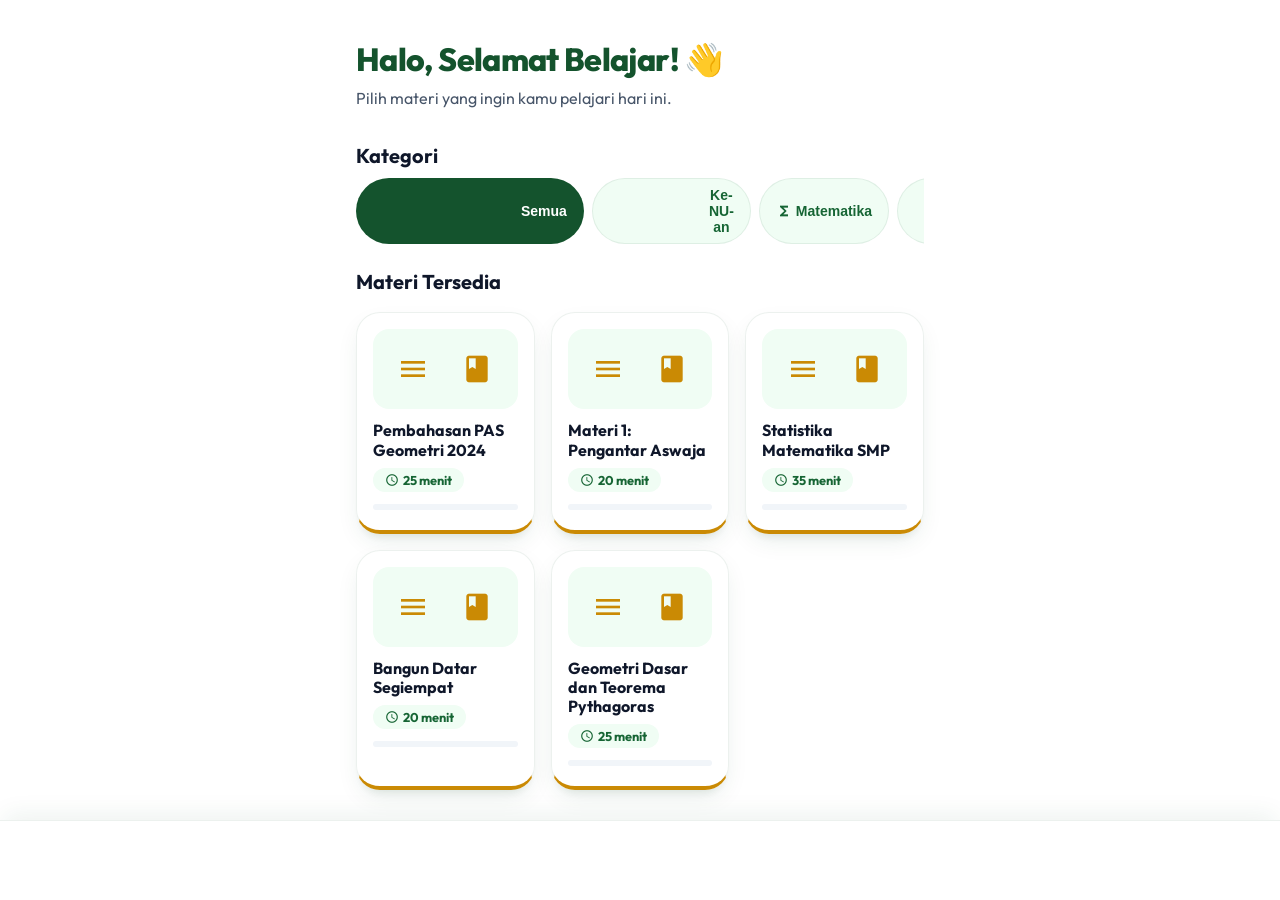
<file: index.html>
<!DOCTYPE html>
<html lang="id">
<head>
  <meta charset="UTF-8">
  <meta name="viewport" content="width=device-width, initial-scale=1.0, maximum-scale=1.0, user-scalable=no">
  <title>Media Pembelajaran Digital</title>
  
  <!-- PWA Manifest -->
  <link rel="manifest" href="./manifest.json">
  <meta name="theme-color" content="#4A6FE3">
  
  <!-- Styles -->
  <link rel="stylesheet" href="./assets/css/main.css">
  
  <!-- Scripts -->
  <script src="./assets/js/storage.js" defer></script>
  <script src="./assets/js/app.js" defer></script>

  <style>
    /* Home specific styles */
    .header-section {
      padding: var(--space-6) 0 var(--space-4);
    }
    
    .category-scroll {
      display: flex;
      overflow-x: auto;
      gap: var(--space-2);
      padding-bottom: var(--space-2);
      /* Hide scrollbar */
      scrollbar-width: none; 
      -ms-overflow-style: none;
    }
    .category-scroll::-webkit-scrollbar {
      display: none;
    }
    
    .grid-materi {
      display: grid;
      grid-template-columns: repeat(auto-fill, minmax(150px, 1fr));
      gap: var(--space-4);
      margin-top: var(--space-4);
    }
    
    /* Mock components loading class */
    .lesson-card-skeleton {
      height: 180px;
      width: 100%;
    }
  </style>
</head>
<body>

  <div class="app-container container">
    
    <!-- Header -->
    <header class="header-section anim-fade-down">
      <h1 class="text-h1">Halo, Selamat Belajar! 👋</h1>
      <p class="text-body mt-2">Pilih materi yang ingin kamu pelajari hari ini.</p>
    </header>

    <!-- Kategori -->
    <section class="mt-4 anim-fade-in delay-2">
      <h2 class="text-h3 mb-2">Kategori</h2>
      <div class="category-scroll" id="category-container">
        <!-- Categories injected here -->
      </div>
    </section>

    <!-- Daftar Materi -->
    <section class="mt-4 anim-fade-up delay-4">
      <div class="flex items-center justify-between mb-2">
        <h2 class="text-h3">Materi Tersedia</h2>
      </div>
      
      <div class="grid-materi" id="materi-container">
        <!-- Skeletons while loading -->
        <div class="skeleton lesson-card-skeleton"></div>
        <div class="skeleton lesson-card-skeleton"></div>
        <div class="skeleton lesson-card-skeleton"></div>
        <div class="skeleton lesson-card-skeleton"></div>
      </div>
    </section>

  </div>

  <!-- Bottom Navigation Component Injection -->
  <div data-component="bottom-nav"></div>

  <!-- Logic specific to index.html -->
  <script>
    document.addEventListener('DOMContentLoaded', async () => {
      try {
        // Load data
        const response = await fetch('./data/materi-list.json');
        const data = await response.json();
        
        const catContainer = document.getElementById('category-container');
        const materiContainer = document.getElementById('materi-container');
        
        // Function to render materi based on category
        const renderMateri = (categoryId) => {
          materiContainer.innerHTML = '';
          const filteredMateri = categoryId === 'all' 
            ? data.materi 
            : data.materi.filter(m => m.category === categoryId);
            
          if (filteredMateri.length === 0) {
            materiContainer.innerHTML = '<p class="text-secondary" style="grid-column: 1/-1; text-align: center; padding: 2rem;">Belum ada materi di kategori ini.</p>';
            return;
          }
            
          let materiHtml = '';
          filteredMateri.forEach(item => {
            const progress = Storage.getProgress(item.id) || 0;
            materiHtml += `
              <a href="./materi/${item.slug}/index.html" class="card card-interactive flex-col" style="text-decoration: none; color: inherit;">
                <div style="height: 80px; background: var(--badge-bg); border-radius: var(--radius-sm); margin-bottom: var(--space-3); display: flex; align-items: center; justify-content: center; color: var(--accent-secondary);">
                   <span class="material-icons" style="font-size: 32px;">menu_book</span>
                </div>
                <h3 class="text-h3" style="font-size: 1rem; line-height: 1.2; margin-bottom: 8px;">${item.title}</h3>
                <div class="date-badge" style="margin-bottom: 12px; align-self: flex-start;">
                  <span class="material-icons" style="font-size: 14px; margin-right: 4px;">schedule</span> ${item.estimatedTime}
                </div>
                
                <!-- Progress bar mini -->
                <div style="width: 100%; height: 6px; background: var(--bg-surface-alt); border-radius: 3px; margin-top: auto; margin-bottom: 4px; overflow: hidden;">
                   <div style="width: ${progress}%; height: 100%; background: var(--accent-primary);"></div>
                </div>
              </a>
            `;
          });
          materiContainer.innerHTML = materiHtml;
        };

        // Render Categories
        let catHtml = '';
        data.categories.forEach((cat, index) => {
          catHtml += `
            <button class="chip category-btn" data-id="${cat.id}">
              <span class="material-icons" style="font-size: 16px;">${cat.icon}</span>
              ${cat.label}
            </button>
          `;
        });
        catContainer.innerHTML = catHtml;

        // Setup Category Click Listeners
        const categoryBtns = document.querySelectorAll('.category-btn');
        categoryBtns.forEach(btn => {
          btn.addEventListener('click', (e) => {
            // Reset styles
            categoryBtns.forEach(b => {
              b.style.background = '';
              b.style.color = '';
            });
            // Set active style
            const target = e.currentTarget;
            target.style.background = 'var(--chip-bg-active)';
            target.style.color = 'var(--chip-text-active)';
            
            // Re-render materi
            renderMateri(target.dataset.id);
          });
        });

        // Initialize default category (first one)
        if (categoryBtns.length > 0) {
          categoryBtns[0].click();
        }

      } catch (e) {
        console.error('Error loading materi data', e);
      }
    });
  </script>
</body>
</html>
</file>
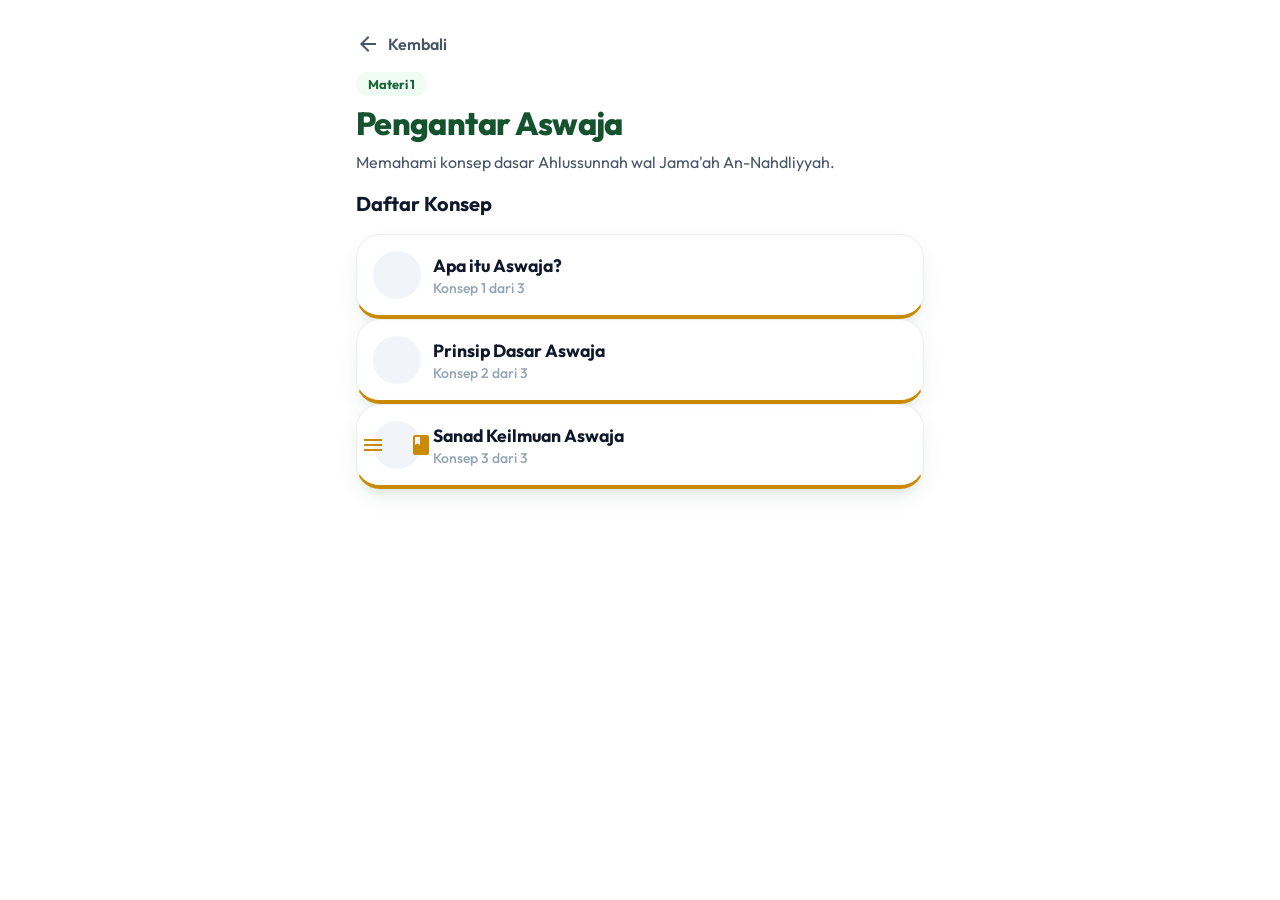
<file: materi/pengantar-aswaja/index.html>
<!DOCTYPE html>
<html lang="id">
<head>
  <meta charset="UTF-8">
  <meta name="viewport" content="width=device-width, initial-scale=1.0, maximum-scale=1.0, user-scalable=no">
  <title>Materi 1: Pengantar Aswaja</title>
  
  <link rel="manifest" href="../../manifest.json">
  <meta name="theme-color" content="#14532d">
  
  <link rel="stylesheet" href="../../assets/css/main.css">
  
  <script src="../../assets/js/storage.js" defer></script>
  <script src="../../assets/js/app.js" defer></script>
  <script src="../../assets/js/focus-card.js" defer></script>

  <style>
    /* Styles specifically for Focus Overlay */
    .focus-overlay {
      position: fixed;
      top: 0;
      left: 0;
      right: 0;
      bottom: 0;
      background-color: var(--bg-surface);
      z-index: 1000;
      transform: translateY(100%);
      transition: transform 0.4s cubic-bezier(0.2, 0, 0, 1);
      display: flex;
      flex-direction: column;
    }

    .focus-overlay.active {
      transform: translateY(0);
    }

    .focus-header {
      padding: 16px;
      display: flex;
      justify-content: space-between;
      align-items: center;
      border-bottom: 1px solid var(--border-subtle);
      background-color: var(--nav-bg);
      backdrop-filter: blur(20px);
      -webkit-backdrop-filter: blur(20px);
    }

    .focus-body {
      flex: 1;
      overflow-y: auto;
      padding: 24px;
      padding-bottom: 100px;
    }

    .focus-nav {
      position: absolute;
      bottom: 0;
      left: 0;
      right: 0;
      padding: 16px 24px;
      background-color: var(--nav-bg);
      backdrop-filter: blur(20px);
      -webkit-backdrop-filter: blur(20px);
      border-top: 1px solid var(--border-subtle);
      display: flex;
      justify-content: space-between;
      padding-bottom: calc(16px + env(safe-area-inset-bottom, 0px));
    }
  </style>
</head>
<body>

  <div class="app-container container">
    <!-- Back Button -->
    <a href="../../index.html" style="display: inline-flex; align-items: center; gap: 8px; color: var(--text-secondary); text-decoration: none; margin-top: 16px; font-weight: 600;">
      <span class="material-icons">arrow_back</span> Kembali
    </a>

    <!-- Header Materi -->
    <header class="anim-fade-down mt-4">
      <div class="date-badge mb-2">Materi 1</div>
      <h1 class="text-h1" id="materi-title">Memuat...</h1>
      <p class="text-body mt-2" id="materi-desc">Tunggu sebentar...</p>
    </header>

    <!-- Daftar Konsep -->
    <section class="mt-4">
      <h2 class="text-h3 mb-4">Daftar Konsep</h2>
      
      <!-- List will be injected here -->
      <div id="concept-list" class="flex-col gap-3">
         <!-- Skeletons -->
         <div class="skeleton" style="height: 80px; width: 100%; border-radius: var(--radius-md);"></div>
         <div class="skeleton" style="height: 80px; width: 100%; border-radius: var(--radius-md);"></div>
      </div>
    </section>
  </div>

  <!-- Focus Overlay Container -->
  <div class="focus-overlay" id="focus-overlay">
    <div class="focus-header">
      <span class="date-badge" style="background: transparent; color: var(--text-tertiary); font-size: 1rem;">
        <span class="material-icons" style="margin-right: 8px;">menu_book</span> Focus Mode
      </span>
      <button class="btn-icon" id="btn-close-focus" style="width: 40px; height: 40px;">
        <span class="material-icons">close</span>
      </button>
    </div>
    
    <div class="focus-body">
      <!-- Container yang dibatasi lebarnya agar tetap elegan di layar lebar -->
      <div style="max-width: 600px; margin: 0 auto;" id="focus-content">
        <!-- Content injected here -->
      </div>
    </div>
    
    <div class="focus-nav">
      <button class="btn btn-outline" id="btn-prev" style="padding: 10px 16px;">
        <span class="material-icons">arrow_back</span>
      </button>
      <button class="btn btn-outline" id="btn-next" style="padding: 10px 24px; margin-left: auto;">
        Lanjut <span class="material-icons">arrow_forward</span>
      </button>
    </div>
  </div>

  <script>
    // Initialize Focus Card Manager when page loads
    document.addEventListener('DOMContentLoaded', () => {
      FocusCardManager.init('materi.json');
    });
  </script>
</body>
</html>
</file>
<file: assets/css/main.css>
/* ================================================
   MAIN.CSS — Core Styles & Tailwind Entry Point
   ================================================ */

@import url('https://fonts.googleapis.com/css2?family=Outfit:wght@400;500;600;700;800&family=Inter:wght@400;500;600;700;800&family=Poppins:wght@500;600;700&family=Noto+Sans+Javanese&family=Amiri&display=swap');
@import url('https://fonts.googleapis.com/icon?family=Material+Icons|Material+Symbols+Rounded');

@import 'theme.css';
@import 'animation.css';
@import 'components.css';

/* ─── Reset & Base ─── */
* {
  margin: 0;
  padding: 0;
  box-sizing: border-box;
  -webkit-tap-highlight-color: transparent; /* Remove tap highlight on mobile */
}

html {
  font-family: var(--font-latin);
  font-size: 16px;
  scroll-behavior: smooth;
  background-color: var(--bg-surface);
  color: var(--text-primary);
}

body {
  min-height: 100vh;
  display: flex;
  flex-direction: column;
  overflow-x: hidden;
  /* Prevent pull-to-refresh on mobile app feel */
  overscroll-behavior-y: none;
}

/* ─── Arabic & Javanese text support ─── */
.text-arabic {
  font-family: var(--font-arabic);
  font-size: 1.5em;
  line-height: 2;
  text-align: right;
  direction: rtl;
}

.text-javanese {
  font-family: var(--font-javanese);
  font-size: 1.2em;
  line-height: 1.8;
}

/* ─── Layout Utils ─── */
.container {
  width: 100%;
  max-width: 600px; /* Mobile first optimal width */
  margin: 0 auto;
  padding: var(--space-4);
}

.app-container {
  flex: 1;
  display: flex;
  flex-direction: column;
  padding-bottom: 80px; /* Space for bottom nav */
}

/* ─── Tailwind Utilities (Simulated core ones for immediate use) ─── */
.flex { display: flex; }
.flex-col { flex-direction: column; }
.items-center { align-items: center; }
.justify-between { justify-content: space-between; }
.justify-center { justify-content: center; }
.gap-1 { gap: var(--space-1); }
.gap-2 { gap: var(--space-2); }
.gap-3 { gap: var(--space-3); }
.gap-4 { gap: var(--space-4); }

.mt-2 { margin-top: var(--space-2); }
.mt-4 { margin-top: var(--space-4); }
.mb-2 { margin-bottom: var(--space-2); }
.mb-4 { margin-bottom: var(--space-4); }

.w-full { width: 100%; }
.h-full { height: 100%; }

.text-center { text-align: center; }
.font-bold { font-weight: 700; }
</file>
